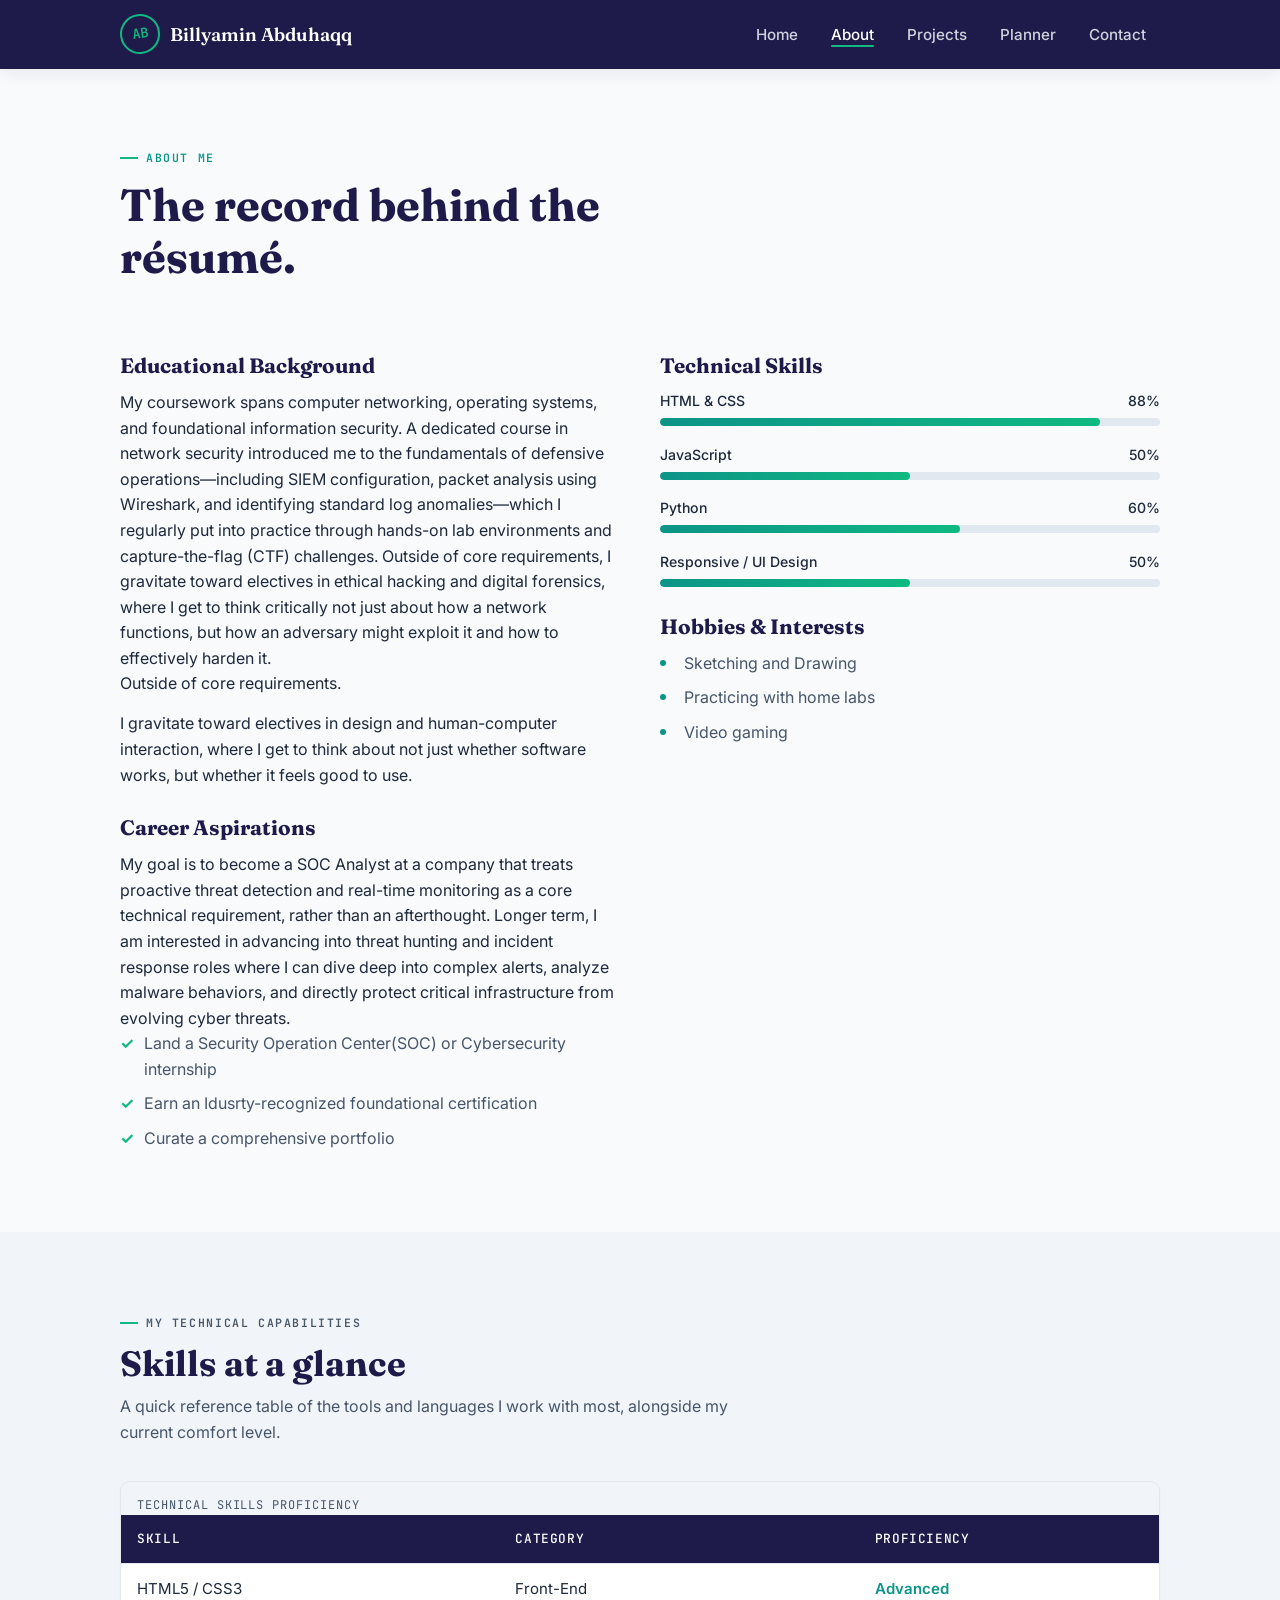
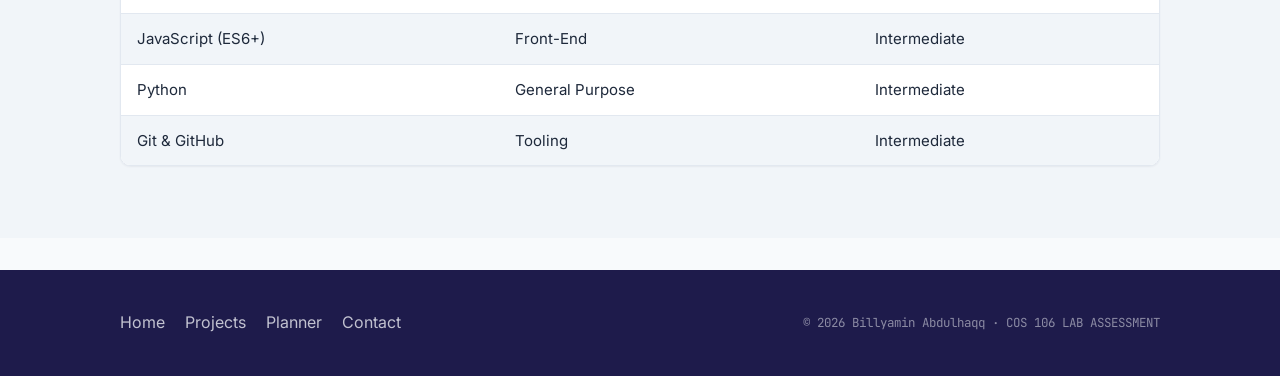
<file: about.html>
<!DOCTYPE html>
<html lang="en">
<head>
<meta charset="UTF-8">
<meta name="viewport" content="width=device-width, initial-scale=1.0">
<title>About Me — Billyamin Abdulhaqq</title>
<meta name="description" content="Educational background, career aspirations, technical skills, and hobbies.">
<link rel="stylesheet" href="style.css">
</head>
<body>
<a class="skip-link" href="#main">Skip to main content</a>

<header class="site-header">
  <nav class="nav container" aria-label="Primary">
    <a href="index.html" class="brand">
      <span class="brand-mark" aria-hidden="true">AB</span>
      Billyamin Abduhaqq
    </a>
    <button class="nav-toggle" aria-label="Toggle navigation menu" aria-expanded="false">☰</button>
    <ul class="nav-links">
      <li><a href="index.html">Home</a></li>
      <li><a href="about.html" class="active" aria-current="page">About</a></li>
      <li><a href="projects.html">Projects</a></li>
      <li><a href="planner.html">Planner</a></li>
      <li><a href="contact.html">Contact</a></li>
    </ul>
  </nav>
</header>

<main id="main">

  <section class="section" style="padding-bottom:0;">
    <div class="container">
      <p class="eyebrow">About Me</p>
      <h1 style="font-size:clamp(2rem,4vw,2.8rem);max-width:20ch;">The record behind the résumé.</h1>
    </div>
  </section>

  <section class="section">
    <div class="container">
      <div class="bio-block">

        <article>
          <h2 style="font-size:1.3rem;margin-bottom:0.75rem;">Educational Background</h2>
          <p> My coursework spans computer networking, operating systems, and foundational information security. A dedicated course in network security introduced me to the fundamentals of defensive operations—including SIEM configuration, packet analysis using Wireshark, and identifying standard log anomalies—which I regularly put into practice through hands-on lab environments and capture-the-flag (CTF) challenges. Outside of core requirements, I gravitate toward electives in ethical hacking and digital forensics, where I get to think critically not just about how a network functions, but how an adversary might exploit it and how to effectively harden it.
          </p>Outside of core requirements. <p>I gravitate toward electives in design and human-computer interaction, where I get to think about not just whether software works, but whether it feels good to use.</p>

          <h2 style="font-size:1.3rem;margin:1.75rem 0 0.75rem;">Career Aspirations</h2>
          <p>My goal is to become a SOC Analyst at a company that treats proactive threat detection and real-time monitoring as a core technical requirement, rather than an afterthought. Longer term, I am interested in advancing into threat hunting and incident response roles where I can dive deep into complex alerts, analyze malware behaviors, and directly protect critical infrastructure from evolving cyber threats.</p>
          <ol class="check-list" aria-label="Career goals">
            <li>Land a Security Operation Center(SOC) or Cybersecurity internship</li>
            <li>Earn an Idusrty-recognized foundational certification</li>
            <li>Curate a comprehensive portfolio</li>
          </ol>
        </article>

        <article>
          <h2 style="font-size:1.3rem;margin-bottom:0.75rem;">Technical Skills</h2>
          <div class="skill-meter">
            <div class="meter-label"><span>HTML &amp; CSS</span><span>88%</span></div>
            <div class="meter-track"><div class="meter-fill" style="--pct:88%;"></div></div>
          </div>
          <div class="skill-meter">
            <div class="meter-label"><span>JavaScript</span><span>50%</span></div>
            <div class="meter-track"><div class="meter-fill" style="--pct:50%;"></div></div>
          </div>
          <div class="skill-meter">
            <div class="meter-label"><span>Python</span><span>60%</span></div>
            <div class="meter-track"><div class="meter-fill" style="--pct:60%;"></div></div>
          </div>
          <div class="skill-meter">
            <div class="meter-label"><span>Responsive / UI Design</span><span>50%</span></div>
            <div class="meter-track"><div class="meter-fill" style="--pct:50%;"></div></div>
          </div>

          <h2 style="font-size:1.3rem;margin:1.75rem 0 0.75rem;">Hobbies &amp; Interests</h2>
          <ul class="bullet-list">
            <li>Sketching and Drawing</li>
            <li>Practicing with home labs </li>
            <li>Video gaming</li>
          </ul>
        </article>

      </div>
    </div>
  </section>

  <section class="section section-alt">
    <div class="container">
      <div class="section-head">
        <p class="eyebrow">My Technical Capabilities</p>
        <h2>Skills at a glance</h2>
        <p>A quick reference table of the tools and languages I work with most, alongside my current comfort level.</p>
      </div>
      <div class="table-wrap">
        <table>
          <caption>Technical skills proficiency</caption>
          <thead>
            <tr>
              <th scope="col">Skill</th>
              <th scope="col">Category</th>
              <th scope="col">Proficiency</th>
            </tr>
          </thead>
          <tbody>
            <tr><td>HTML5 / CSS3</td><td>Front-End</td><td class="grade-a">Advanced</td></tr>
            <tr><td>JavaScript (ES6+)</td><td>Front-End</td><td>Intermediate</td></tr>
            <tr><td>Python</td><td>General Purpose</td><td>Intermediate</td></tr>
            <tr><td>Git &amp; GitHub</td><td>Tooling</td><td>Intermediate</td></tr>
          </tbody>
        </table>
      </div>
    </div>
  </section>

</main>

<footer class="site-footer">
  <div class="container footer-inner">
    <nav class="footer-links" aria-label="Footer">
      <a href="index.html">Home</a>
      <a href="projects.html">Projects</a>
      <a href="planner.html">Planner</a>
      <a href="contact.html">Contact</a>
    </nav>
    <p class="footer-note">&copy; 2026 Billyamin Abdulhaqq · COS 106 LAB ASSESSMENT</p>
  </div>
</footer>

<script src="script.js"></script>
</body>
</html>
</file>
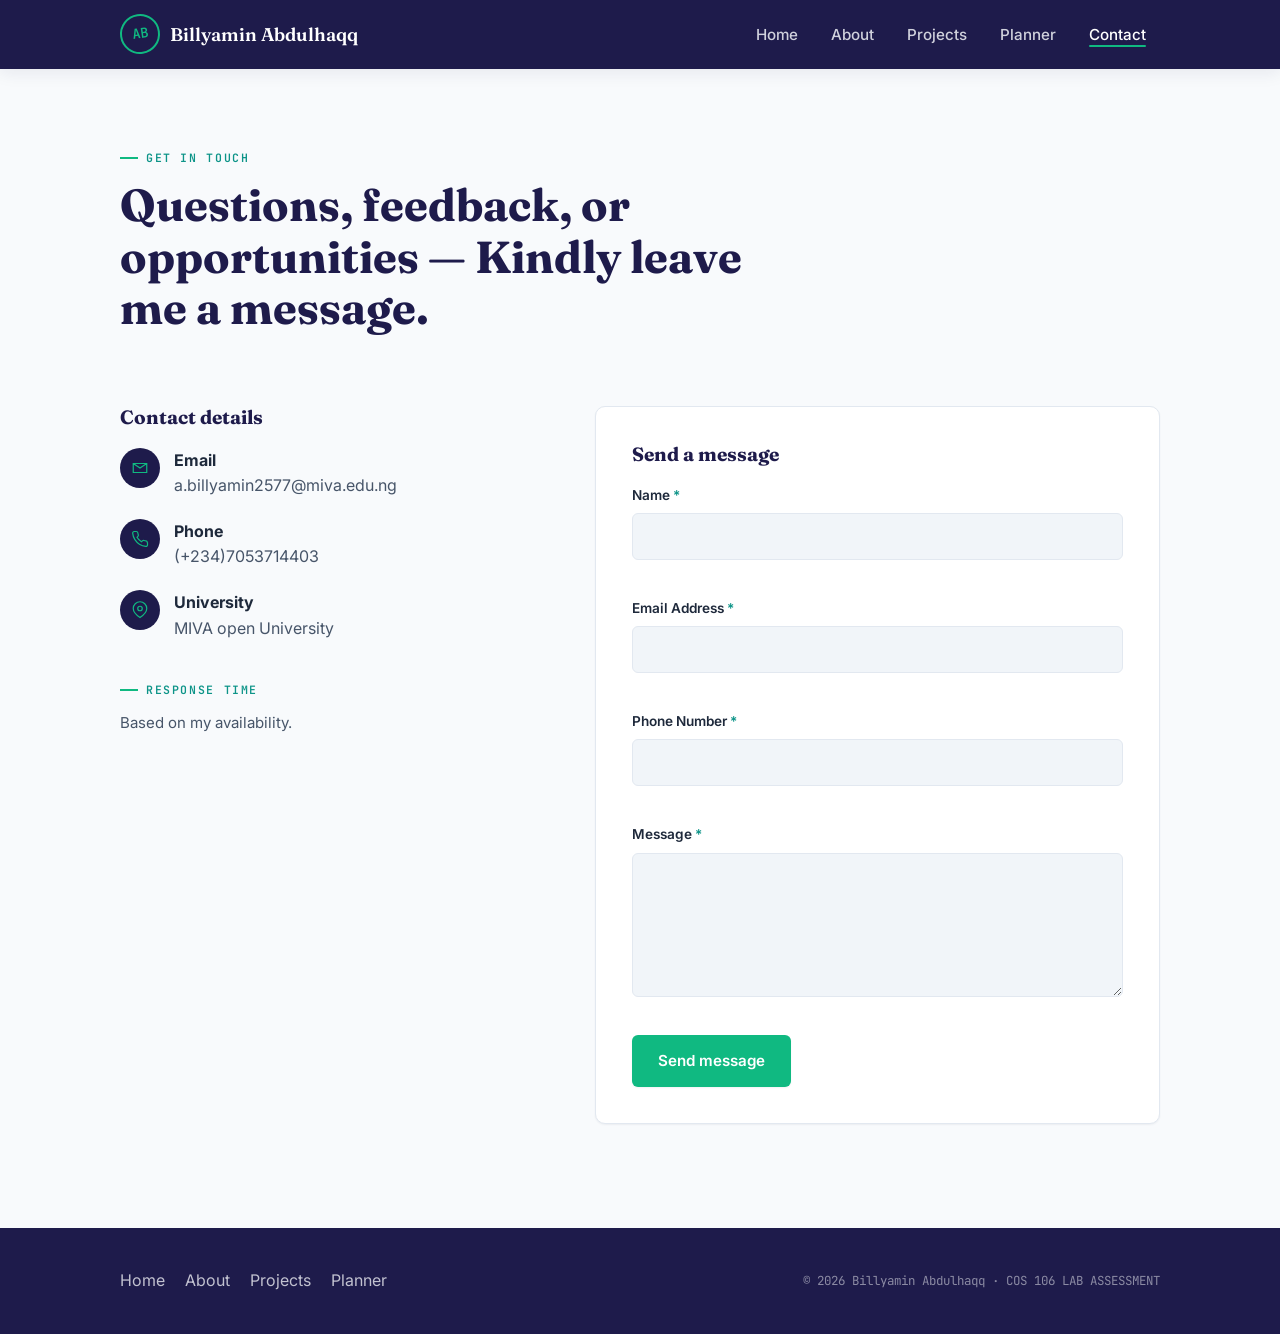
<file: contact.html>
<!DOCTYPE html>
<html lang="en">
<head>
<meta charset="UTF-8">
<meta name="viewport" content="width=device-width, initial-scale=1.0">
<title>Contact Me — Billyamin Abdulhaqq</title>
<meta name="description" content="Get in touch — contact form with validation.">
<link rel="stylesheet" href="style.css">
</head>
<body>
<a class="skip-link" href="#main">Skip to main content</a>

<header class="site-header">
  <nav class="nav container" aria-label="Primary">
    <a href="index.html" class="brand">
      <span class="brand-mark" aria-hidden="true">AB</span>
      Billyamin Abdulhaqq
    </a>
    <button class="nav-toggle" aria-label="Toggle navigation menu" aria-expanded="false">☰</button>
    <ul class="nav-links">
      <li><a href="index.html">Home</a></li>
      <li><a href="about.html">About</a></li>
      <li><a href="projects.html">Projects</a></li>
      <li><a href="planner.html">Planner</a></li>
      <li><a href="contact.html" class="active" aria-current="page">Contact</a></li>
    </ul>
  </nav>
</header>

<main id="main">

  <section class="section" style="padding-bottom:0;">
    <div class="container">
      <p class="eyebrow">Get in Touch</p>
      <h1 style="font-size:clamp(2rem,4vw,2.8rem);max-width:22ch;">Questions, feedback, or opportunities — Kindly leave me a message.</h1>
    </div>
  </section>

  <section class="section">
    <div class="container contact-layout">

      <div>
        <h2 style="font-size:1.2rem;margin-bottom:1.25rem;">Contact details</h2>
        <ul class="contact-info-list">
          <li class="contact-info-item">
            <span class="contact-info-icon" aria-hidden="true">
              <svg width="18" height="18" viewBox="0 0 24 24" fill="none" stroke="currentColor" stroke-width="1.6"><path d="M4 4h16v16H4z" opacity="0"></path><path d="M3 6l9 6 9-6M3 6v12h18V6H3z"></path></svg>
            </span>
            <div>
              <strong style="display:block;">Email</strong>
              <span style="color:var(--ink-soft);">a.billyamin2577@miva.edu.ng</span>
            </div>
          </li>
          <li class="contact-info-item">
            <span class="contact-info-icon" aria-hidden="true">
              <svg width="18" height="18" viewBox="0 0 24 24" fill="none" stroke="currentColor" stroke-width="1.6"><path d="M22 16.9v3a2 2 0 01-2.2 2 19.8 19.8 0 01-8.6-3 19.5 19.5 0 01-6-6 19.8 19.8 0 01-3-8.7A2 2 0 014.1 2h3a2 2 0 012 1.7c.1.9.3 1.8.6 2.7a2 2 0 01-.5 2.1L8 9.7a16 16 0 006 6l1.2-1.2a2 2 0 012.1-.5c.9.3 1.8.5 2.7.6a2 2 0 011.7 2.1z"></path></svg>
            </span>
            <div>
              <strong style="display:block;">Phone</strong>
              <span style="color:var(--ink-soft);">(+234)7053714403</span>
            </div>
          </li>
          <li class="contact-info-item">
            <span class="contact-info-icon" aria-hidden="true">
              <svg width="18" height="18" viewBox="0 0 24 24" fill="none" stroke="currentColor" stroke-width="1.6"><path d="M21 10c0 6-9 12-9 12s-9-6-9-12a9 9 0 0118 0z"></path><circle cx="12" cy="10" r="3"></circle></svg>
            </span>
            <div>
              <strong style="display:block;">University</strong>
              <span style="color:var(--ink-soft);">MIVA open University</span>
            </div>
          </li>
        </ul>

        <div style="margin-top:2rem;">
          <p class="eyebrow">Response Time</p>
          <p style="color:var(--ink-soft);font-size:0.94rem;">Based on my availability.</p>
        </div>
      </div>

      <div class="card" style="padding:clamp(1.5rem,3vw,2.25rem);">
        <h2 style="font-size:1.2rem;margin-bottom:1.25rem;">Send a message</h2>

        <form id="contact-form" class="contact-form" novalidate>

          <div class="form-row">
            <label for="field-name">Name <span class="required-mark">*</span></label>
            <input type="text" id="field-name" name="name" autocomplete="name">
            <p class="error-text" id="error-field-name" role="alert"></p>
          </div>

          <div class="form-row">
            <label for="field-email">Email Address <span class="required-mark">*</span></label>
            <input type="email" id="field-email" name="email" autocomplete="email">
            <p class="error-text" id="error-field-email" role="alert"></p>
          </div>

          <div class="form-row">
            <label for="field-phone">Phone Number <span class="required-mark">*</span></label>
            <input type="tel" id="field-phone" name="phone" autocomplete="tel">
            <p class="error-text" id="error-field-phone" role="alert"></p>
          </div>

          <div class="form-row">
            <label for="field-message">Message <span class="required-mark">*</span></label>
            <textarea id="field-message" name="message" rows="5"></textarea>
            <p class="error-text" id="error-field-message" role="alert"></p>
          </div>

          <div id="form-status" class="form-status" role="status"></div>

          <button type="submit" class="btn btn-primary" style="align-self:flex-start;">Send message</button>
        </form>
      </div>

    </div>
  </section>

</main>

<footer class="site-footer">
  <div class="container footer-inner">
    <nav class="footer-links" aria-label="Footer">
      <a href="index.html">Home</a>
      <a href="about.html">About</a>
      <a href="projects.html">Projects</a>
      <a href="planner.html">Planner</a>
    </nav>
    <p class="footer-note">&copy; 2026 Billyamin Abdulhaqq · COS 106 LAB ASSESSMENT</p>
  </div>
</footer>

<script src="script.js"></script>
</body>
</html>
</file>
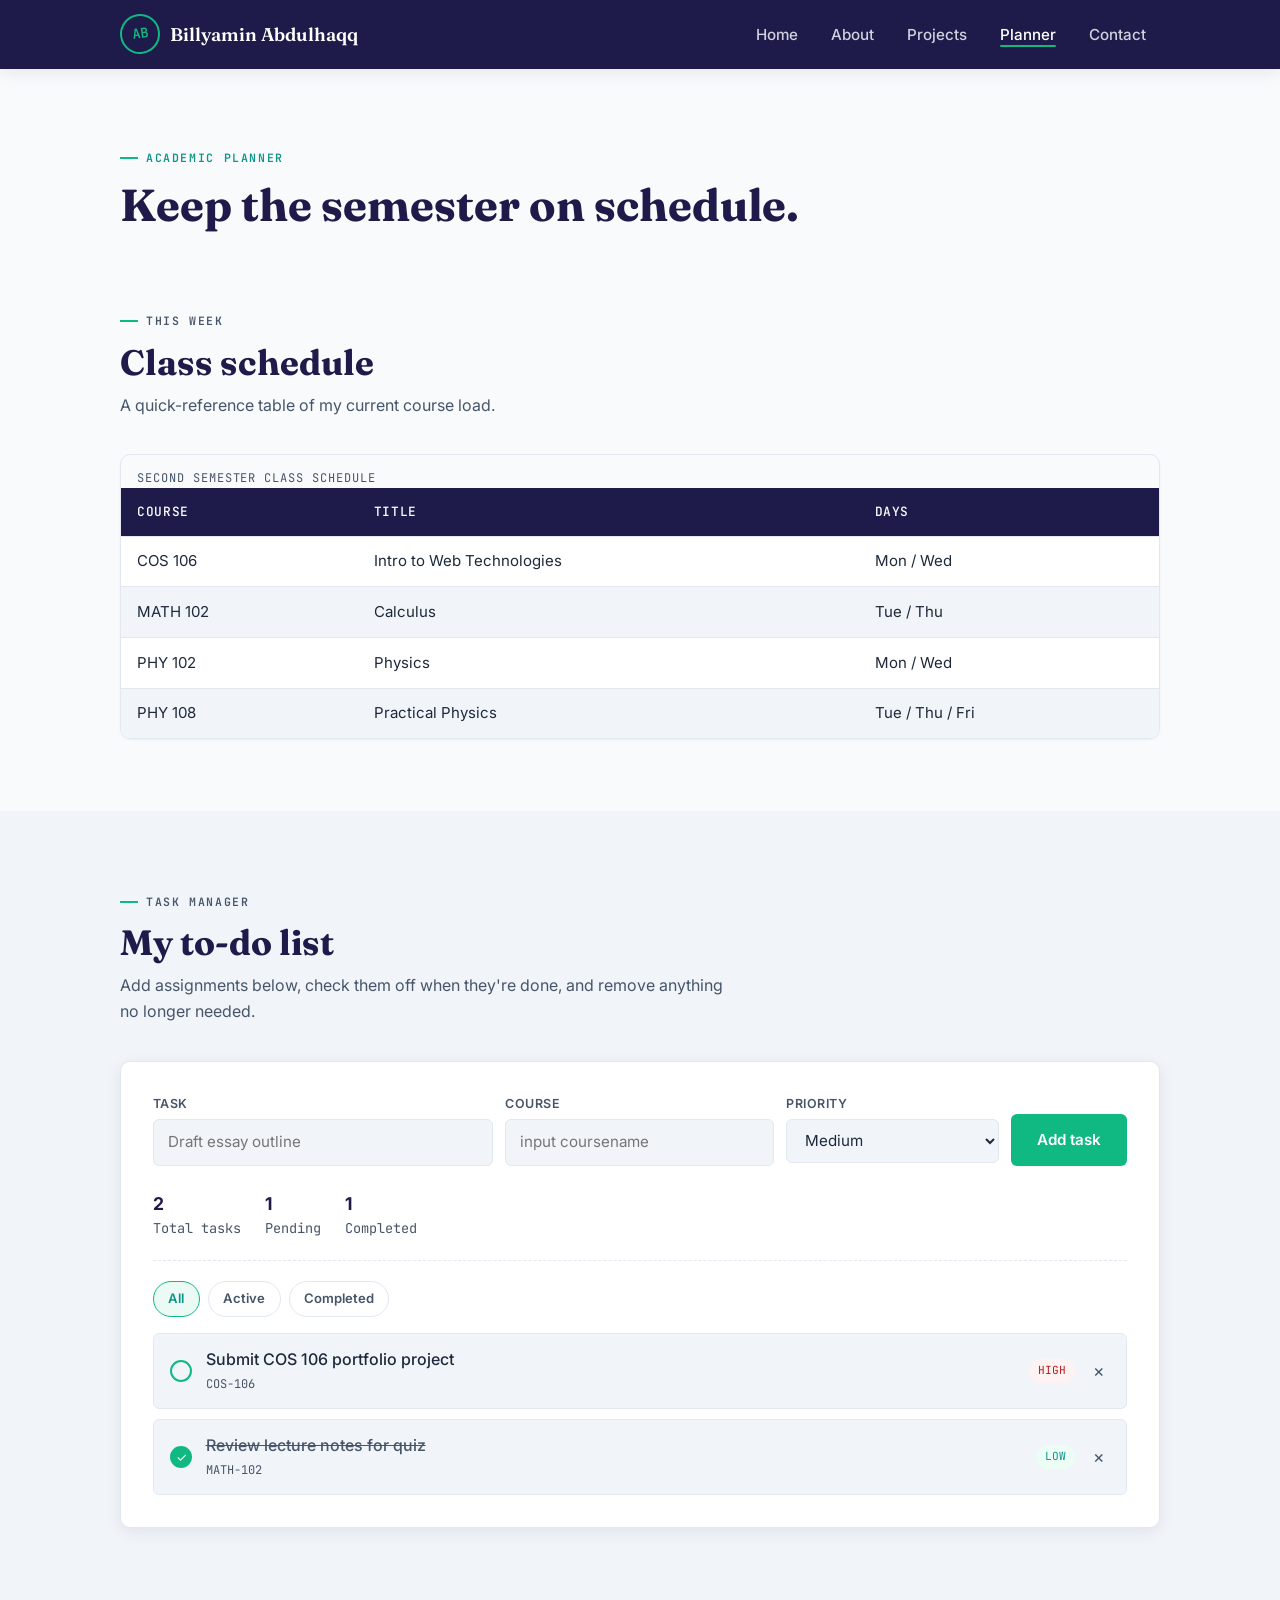
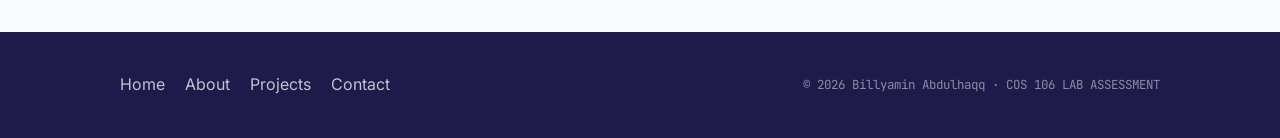
<file: planner.html>
<!DOCTYPE html>
<html lang="en">
<head>
<meta charset="UTF-8">
<meta name="viewport" content="width=device-width, initial-scale=1.0">
<title>Academic Planner — Billyamin Abdulhaqq</title>
<meta name="description" content="Interactive academic planner for adding, completing, and deleting tasks.">
<link rel="stylesheet" href="style.css">
</head>
<body>
<a class="skip-link" href="#main">Skip to main content</a>

<header class="site-header">
  <nav class="nav container" aria-label="Primary">
    <a href="index.html" class="brand">
      <span class="brand-mark" aria-hidden="true">AB</span>
      Billyamin Abdulhaqq
    </a>
    <button class="nav-toggle" aria-label="Toggle navigation menu" aria-expanded="false">☰</button>
    <ul class="nav-links">
      <li><a href="index.html">Home</a></li>
      <li><a href="about.html">About</a></li>
      <li><a href="projects.html">Projects</a></li>
      <li><a href="planner.html" class="active" aria-current="page">Planner</a></li>
      <li><a href="contact.html">Contact</a></li>
    </ul>
  </nav>
</header>

<main id="main">

  <section class="section" style="padding-bottom:0;">
    <div class="container">
      <p class="eyebrow">Academic Planner</p>
      <h1 style="font-size:clamp(2rem,4vw,2.8rem);max-width:22ch;">Keep the semester on schedule.</h1>
    </div>
  </section>

  <section class="section">
    <div class="container">
      <div class="section-head">
        <p class="eyebrow">This Week</p>
        <h2>Class schedule</h2>
        <p>A quick-reference table of my current course load.</p>
      </div>
      <div class="table-wrap">
        <table>
          <caption>Second semester class schedule</caption>
          <thead>
            <tr>
              <th scope="col">Course</th>
              <th scope="col">Title</th>
              <th scope="col">Days</th>
            </tr>
          </thead>
          <tbody>
            <tr><td>COS 106</td><td>Intro to Web Technologies</td><td>Mon / Wed</td>
            <tr><td>MATH 102</td><td>Calculus</td><td>Tue / Thu</td>
            <tr><td>PHY 102</td><td>Physics</td><td>Mon / Wed</td>
            <tr><td>PHY 108</td><td>Practical Physics</td><td>Tue / Thu / Fri</td>
          </tbody>
        </table>
      </div>
    </div>
  </section>

  <section class="section section-alt">
    <div class="container">
      <div class="section-head">
        <p class="eyebrow">Task Manager</p>
        <h2>My to-do list</h2>
        <p>Add assignments below, check them off when they're done, and remove anything no longer needed.</p>
      </div>

      <div class="planner-panel">

        <form id="task-form" class="planner-form" aria-label="Add a new task">
          <div class="field">
            <label for="task-title">Task</label>
            <input type="text" id="task-title" name="task-title" placeholder="Draft essay outline" required>
          </div>
          <div class="field">
            <label for="task-course">Course</label>
            <input type="text" id="task-course" name="task-course" placeholder="input coursename">
          </div>
          <div class="field">
            <label for="task-priority">Priority</label>
            <select id="task-priority" name="task-priority">
              <option value="low">Low</option>
              <option value="medium" selected>Medium</option>
              <option value="high">High</option>
            </select>
          </div>
          <div class="field" style="justify-content:flex-end;">
            <label class="visually-hidden" for="task-submit">Add task</label>
            <button type="submit" id="task-submit" class="btn btn-primary">Add task</button>
          </div>
        </form>

        <div class="planner-stats" aria-live="polite">
          <div><strong id="stat-total">0</strong>Total tasks</div>
          <div><strong id="stat-pending">0</strong>Pending</div>
          <div><strong id="stat-done">0</strong>Completed</div>
        </div>

        <div class="planner-filters" role="group" aria-label="Filter tasks">
          <button type="button" class="filter-btn active" data-filter="all">All</button>
          <button type="button" class="filter-btn" data-filter="active">Active</button>
          <button type="button" class="filter-btn" data-filter="completed">Completed</button>
        </div>

        <ul id="task-list" aria-live="polite"></ul>

        <div id="empty-state" class="empty-state" style="display:none;">
          <svg viewBox="0 0 24 24" fill="none" stroke="currentColor" stroke-width="1.3" aria-hidden="true"><path d="M9 11l3 3L22 4M2 12a10 10 0 1020 0 10 10 0 00-20 0z"></path></svg>
          <p>No tasks here. Add one above to get started.</p>
        </div>

      </div>
    </div>
  </section>

</main>

<footer class="site-footer">
  <div class="container footer-inner">
    <nav class="footer-links" aria-label="Footer">
      <a href="index.html">Home</a>
      <a href="about.html">About</a>
      <a href="projects.html">Projects</a>
      <a href="contact.html">Contact</a>
    </nav>
    <p class="footer-note">&copy; 2026 Billyamin Abdulhaqq · COS 106 LAB ASSESSMENT</p>
  </div>
</footer>

<script src="script.js"></script>
</body>
</html>
</file>
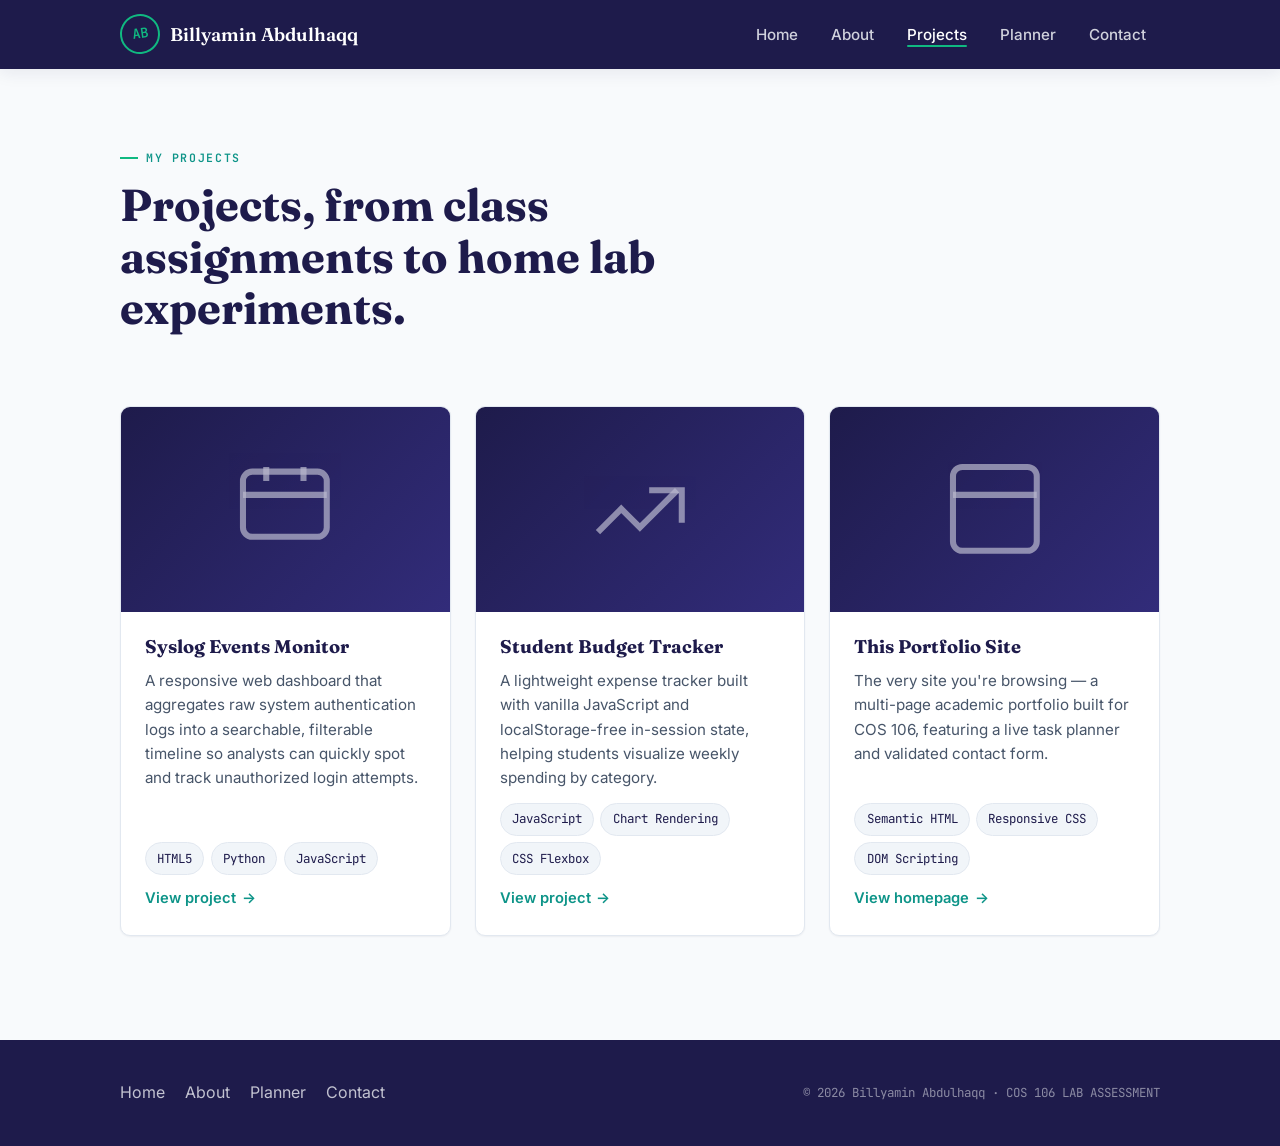
<file: projects.html>
<!DOCTYPE html>
<html lang="en">
<head>
<meta charset="UTF-8">
<meta name="viewport" content="width=device-width, initial-scale=1.0">
<title>Projects — Billyamin Abdulhaqq</title>
<meta name="description" content="A showcase of sample academic and personal projects.">
<link rel="stylesheet" href="style.css">
</head>
<body>
<a class="skip-link" href="#main">Skip to main content</a>

<header class="site-header">
  <nav class="nav container" aria-label="Primary">
    <a href="index.html" class="brand">
      <span class="brand-mark" aria-hidden="true">AB</span>
      Billyamin Abdulhaqq
    </a>
    <button class="nav-toggle" aria-label="Toggle navigation menu" aria-expanded="false">☰</button>
    <ul class="nav-links">
      <li><a href="index.html">Home</a></li>
      <li><a href="about.html">About</a></li>
      <li><a href="projects.html" class="active" aria-current="page">Projects</a></li>
      <li><a href="planner.html">Planner</a></li>
      <li><a href="contact.html">Contact</a></li>
    </ul>
  </nav>
</header>

<main id="main">

  <section class="section" style="padding-bottom:0;">
    <div class="container">
      <p class="eyebrow">My Projects</p>
      <h1 style="font-size:clamp(2rem,4vw,2.8rem);max-width:22ch;">Projects, from class assignments to home lab experiments.</h1>
    </div>
  </section>

  <section class="section">
    <div class="container">
      <div class="grid grid-3">

        <article class="card project-card">
          <div class="project-thumb" role="img" aria-label="Screenshot placeholder for Campus Events Finder">
            <svg viewBox="0 0 24 24" fill="none" stroke="currentColor" stroke-width="1.3" aria-hidden="true">
              <rect x="3" y="4" width="18" height="14" rx="2"></rect>
              <path d="M3 9h18M8 3v3M16 3v3"></path>
            </svg>
          </div>
          <div class="project-body">
            <h3>Syslog Events Monitor</h3>
            <p>A responsive web dashboard that aggregates raw system authentication logs into a searchable, filterable timeline so analysts can quickly spot and track unauthorized login attempts.</p>
            <ul class="project-tags" aria-label="Technologies used">
              <li class="tag">HTML5</li>
              <li class="tag">Python</li>
              <li class="tag">JavaScript</li>
            </ul>
            <a class="project-link" href="https://github.com/example/campus-events" target="_blank" rel="noopener noreferrer">
              View project <span aria-hidden="true">→</span>
            </a>
          </div>
        </article>

        <article class="card project-card">
          <div class="project-thumb" role="img" aria-label="Screenshot placeholder for Budget Tracker">
            <svg viewBox="0 0 24 24" fill="none" stroke="currentColor" stroke-width="1.3" aria-hidden="true">
              <path d="M3 17l5-5 4 4 8-8"></path>
              <path d="M14 8h7v7"></path>
            </svg>
          </div>
          <div class="project-body">
            <h3>Student Budget Tracker</h3>
            <p>A lightweight expense tracker built with vanilla JavaScript and localStorage-free in-session state, helping students visualize weekly spending by category.</p>
            <ul class="project-tags" aria-label="Technologies used">
              <li class="tag">JavaScript</li>
              <li class="tag">Chart Rendering</li>
              <li class="tag">CSS Flexbox</li>
            </ul>
            <a class="project-link" href="https://github.com/example/budget-tracker" target="_blank" rel="noopener noreferrer">
              View project <span aria-hidden="true">→</span>
            </a>
          </div>
        </article>
        
        <article class="card project-card">
          <div class="project-thumb" role="img" aria-label="Screenshot placeholder for this Portfolio Site">
            <svg viewBox="0 0 24 24" fill="none" stroke="currentColor" stroke-width="1.3" aria-hidden="true">
              <rect x="3" y="3" width="18" height="18" rx="2"></rect>
              <path d="M3 9h18"></path>
            </svg>
          </div>
          <div class="project-body">
            <h3>This Portfolio Site</h3>
            <p>The very site you're browsing — a multi-page academic portfolio built for COS 106, featuring a live task planner and validated contact form.</p>
            <ul class="project-tags" aria-label="Technologies used">
              <li class="tag">Semantic HTML</li>
              <li class="tag">Responsive CSS</li>
              <li class="tag">DOM Scripting</li>
            </ul>
            <a class="project-link" href="index.html">
              View homepage <span aria-hidden="true">→</span>
            </a>
          </div>
        </article>

      </div>
    </div>
  </section>

</main>

<footer class="site-footer">
  <div class="container footer-inner">
    <nav class="footer-links" aria-label="Footer">
      <a href="index.html">Home</a>
      <a href="about.html">About</a>
      <a href="planner.html">Planner</a>
      <a href="contact.html">Contact</a>
    </nav>
    <p class="footer-note">&copy; 2026 Billyamin Abdulhaqq · COS 106 LAB ASSESSMENT</p>
  </div>
</footer>

<script src="script.js"></script>
</body>
</html>
</file>
<file: style.css>
@import url('https://fonts.googleapis.com/css2?family=Fraunces:opsz,wght@9..144,400;9..144,500;9..144,600;9..144,700&family=Inter:wght@400;500;600;700&family=JetBrains+Mono:wght@400;500;600&display=swap');

:root {
  --indigo: #1E1B4B;
  --indigo-soft: #322c7a;
  --sage: #10B981;
  --teal: #0D9488;
  --paper: #F8FAFC;
  --panel: #F1F5F9;
  --ink: #1E293B;
  --ink-soft: #475569;
  --line: #E2E8F0;
  --white: #FFFFFF;

  --font-display: 'Fraunces', Georgia, serif;
  --font-body: 'Inter', -apple-system, BlinkMacSystemFont, 'Segoe UI', sans-serif;
  --font-mono: 'JetBrains Mono', 'Courier New', monospace;

  --radius: 10px;
  --radius-sm: 6px;
  --shadow-sm: 0 1px 2px rgba(30, 27, 75, 0.06);
  --shadow-md: 0 4px 16px rgba(30, 27, 75, 0.08);
  --shadow-lg: 0 12px 32px rgba(30, 27, 75, 0.14);
  --transition: 200ms cubic-bezier(0.4, 0, 0.2, 1);
  --max-width: 1120px;
}

/* ---------- Reset ---------- */
*, *::before, *::after { box-sizing: border-box; margin: 0; padding: 0; }
html { scroll-behavior: smooth; }
body {
  font-family: var(--font-body);
  color: var(--ink);
  background: var(--paper);
  line-height: 1.6;
  -webkit-font-smoothing: antialiased;
}
img { max-width: 100%; display: block; }
a { color: inherit; text-decoration: none; }
ul, ol { list-style: none; }
button, input, textarea, select { font: inherit; color: inherit; }
h1, h2, h3, h4 { font-family: var(--font-display); line-height: 1.15; color: var(--indigo); }

@media (prefers-reduced-motion: reduce) {
  *, *::before, *::after {
    animation-duration: 0.01ms !important;
    animation-iteration-count: 1 !important;
    transition-duration: 0.01ms !important;
    scroll-behavior: auto !important;
  }
}

:focus-visible {
  outline: 3px solid var(--sage);
  outline-offset: 2px;
  border-radius: 3px;
}

.container {
  max-width: var(--max-width);
  margin-inline: auto;
  padding-inline: clamp(1.25rem, 4vw, 2.5rem);
}

.visually-hidden {
  position: absolute; width: 1px; height: 1px; overflow: hidden;
  clip: rect(0,0,0,0); white-space: nowrap; border: 0; padding: 0; margin: -1px;
}

/* ---------- Eyebrow / course-code labels (signature motif) ----------
   Every section is tagged like a catalog entry, e.g. "BIO — 01",
   echoing a course-catalog / transcript aesthetic throughout the site. */
.eyebrow {
  display: inline-flex;
  align-items: center;
  gap: 0.5rem;
  font-family: var(--font-mono);
  font-size: 0.72rem;
  letter-spacing: 0.14em;
  text-transform: uppercase;
  color: var(--teal);
  font-weight: 600;
  margin-bottom: 0.75rem;
}
.eyebrow::before {
  content: "";
  width: 18px;
  height: 2px;
  background: var(--sage);
  display: inline-block;
}

/* ---------- Skip link ---------- */
.skip-link {
  position: absolute;
  left: -999px;
  top: 0;
  background: var(--sage);
  color: var(--white);
  padding: 0.75rem 1.25rem;
  z-index: 200;
  border-radius: 0 0 var(--radius-sm) 0;
}
.skip-link:focus { left: 0; }

/* ---------- Header / Nav ---------- */
.site-header {
  position: sticky;
  top: 0;
  z-index: 100;
  background: var(--indigo);
  box-shadow: var(--shadow-md);
}
.nav {
  display: flex;
  align-items: center;
  justify-content: space-between;
  padding-block: 0.9rem;
}
.brand {
  display: flex;
  align-items: center;
  gap: 0.65rem;
  font-family: var(--font-display);
  color: var(--white);
  font-size: 1.15rem;
  font-weight: 600;
}
.brand-mark {
  width: 40px;
  height: 40px;
  border-radius: 50%;
  border: 2px solid var(--sage);
  display: grid;
  place-items: center;
  font-family: var(--font-mono);
  font-size: 0.85rem;
  color: var(--sage);
  transform: rotate(-8deg);
  flex-shrink: 0;
}
.nav-toggle {
  display: none;
  background: none;
  border: 1px solid rgba(248,250,252,0.35);
  border-radius: var(--radius-sm);
  color: var(--white);
  width: 42px;
  height: 38px;
  cursor: pointer;
  font-size: 1.1rem;
}
.nav-links {
  display: flex;
  gap: 0.25rem;
  align-items: center;
}
.nav-links a {
  color: rgba(248,250,252,0.82);
  font-weight: 500;
  font-size: 0.95rem;
  padding: 0.5rem 0.9rem;
  border-radius: var(--radius-sm);
  position: relative;
  transition: color var(--transition), background var(--transition);
}
.nav-links a:hover,
.nav-links a:focus-visible {
  color: var(--white);
  background: rgba(16, 185, 129, 0.16);
}
.nav-links a.active {
  color: var(--white);
}
.nav-links a.active::after {
  content: "";
  position: absolute;
  left: 0.9rem;
  right: 0.9rem;
  bottom: 0.28rem;
  height: 2px;
  background: var(--sage);
  border-radius: 2px;
}

/* ---------- Buttons ---------- */
.btn {
  display: inline-flex;
  align-items: center;
  gap: 0.5rem;
  font-weight: 600;
  font-size: 0.95rem;
  padding: 0.75rem 1.5rem;
  border-radius: var(--radius-sm);
  border: 2px solid transparent;
  cursor: pointer;
  transition: transform var(--transition), box-shadow var(--transition), background var(--transition), color var(--transition);
}
.btn:hover { transform: translateY(-2px); }
.btn:active { transform: translateY(0); }
.btn-primary {
  background: var(--sage);
  color: var(--white);
  box-shadow: var(--shadow-sm);
}
.btn-primary:hover { background: var(--teal); box-shadow: var(--shadow-md); }
.btn-outline {
  background: transparent;
  border-color: rgba(248,250,252,0.55);
  color: var(--white);
}
.btn-outline:hover { border-color: var(--sage); color: var(--sage); }
.btn-ghost {
  background: var(--panel);
  color: var(--indigo);
  border-color: var(--line);
}
.btn-ghost:hover { border-color: var(--sage); color: var(--teal); }
.btn-danger {
  background: transparent;
  border-color: #FCA5A5;
  color: #B91C1C;
  padding: 0.45rem 0.85rem;
  font-size: 0.85rem;
}
.btn-danger:hover { background: #FEF2F2; }

/* ---------- Hero ---------- */
.hero {
  background: linear-gradient(165deg, var(--indigo) 0%, #241f5e 55%, var(--indigo) 100%);
  color: var(--paper);
  position: relative;
  overflow: hidden;
}
.hero::before {
  content: "";
  position: absolute;
  inset: 0;
  background-image:
    linear-gradient(rgba(248,250,252,0.045) 1px, transparent 1px),
    linear-gradient(90deg, rgba(248,250,252,0.045) 1px, transparent 1px);
  background-size: 42px 42px;
  pointer-events: none;
}
.hero-inner {
  position: relative;
  display: grid;
  grid-template-columns: 1.15fr 0.85fr;
  gap: clamp(2rem, 5vw, 4rem);
  align-items: center;
  padding-block: clamp(3rem, 7vw, 5.5rem);
}
.hero .eyebrow { color: var(--sage); }
.hero-title {
  font-size: clamp(2.3rem, 5vw, 3.6rem);
  color: var(--white);
  font-weight: 600;
  margin-bottom: 1rem;
}
.hero-title em { color: var(--sage); font-style: normal; }
.hero-lede {
  font-size: 1.08rem;
  color: rgba(248,250,252,0.82);
  max-width: 46ch;
  margin-bottom: 1.75rem;
}
.hero-actions { display: flex; gap: 0.85rem; flex-wrap: wrap; }

.hero-portrait {
  justify-self: center;
  display: flex;
  flex-direction: column;
  align-items: center;
  gap: 0.9rem;
  animation: fade-up 700ms var(--transition) both;
}
.portrait-frame{
  width: min(280px, 70vw);
  aspect-ratio: 4 / 5;
  border-radius: var(--radius);
  background: var(--panel);
  border: 3px solid rgba(16,185,129,0.5);
  display: flex;
  place-items: center;
  color: var(--ink-soft);
  gap: 0.5rem;
  box-shadow: var(--shadow-lg);
  padding: 1rem;
  overflow: hidden;
}
.portrait-frame img{
  width: 120%;
  height: 130%;
  object-fit: cover;
  object-position: center;
}
.portrait-frame svg { width: 46%; opacity: 0.55; }
.portrait-caption {
  font-family: var(--font-mono);
  font-size: 0.75rem;
  letter-spacing: 0.08em;
  color: rgba(248,250,252,0.65);
  text-transform: uppercase;
}

@keyframes fade-up {
  from { opacity: 0; transform: translateY(14px); }
  to { opacity: 1; transform: translateY(0); }
}
.fade-in {
  animation: fade-up 600ms var(--transition) both;
}

/* ---------- Sections / cards ---------- */
main { display: block; }
.section {
  padding-block: clamp(3rem, 6vw, 4.5rem);
}
.section-alt { background: var(--panel); }
.section-head {
  max-width: 62ch;
  margin-bottom: 2.25rem;
}
.section-head h2 { font-size: clamp(1.6rem, 3vw, 2.2rem); }
.section-head p { color: var(--ink-soft); margin-top: 0.6rem; }

.card {
  background: var(--white);
  border: 1px solid var(--line);
  border-radius: var(--radius);
  box-shadow: var(--shadow-sm);
  transition: transform var(--transition), box-shadow var(--transition), border-color var(--transition);
}
.card:hover {
  transform: translateY(-4px);
  box-shadow: var(--shadow-md);
  border-color: rgba(16,185,129,0.4);
}

/* ---------- Grid utilities ---------- */
.grid { display: grid; gap: 1.5rem; }
.grid-2 { grid-template-columns: repeat(2, 1fr); }
.grid-3 { grid-template-columns: repeat(3, 1fr); }
.grid-4 { grid-template-columns: repeat(4, 1fr); }

/* ---------- Bio / About blocks ---------- */
.bio-block { display: grid; grid-template-columns: 1fr 1fr; gap: 2.5rem; align-items: start; }
.bio-block p + p { margin-top: 0.9rem; }
.tag-list { display: flex; flex-wrap: wrap; gap: 0.5rem; margin-top: 1rem; }
.tag {
  font-family: var(--font-mono);
  font-size: 0.78rem;
  padding: 0.35rem 0.7rem;
  background: var(--panel);
  border: 1px solid var(--line);
  border-radius: 999px;
  color: var(--indigo);
}
.check-list li, .bullet-list li {
  position: relative;
  padding-left: 1.5rem;
  margin-bottom: 0.55rem;
  color: var(--ink-soft);
}
.check-list li::before {
  content: "✓";
  position: absolute;
  left: 0;
  color: var(--sage);
  font-weight: 700;
}
.bullet-list li::before {
  content: "";
  position: absolute;
  left: 0;
  top: 0.55em;
  width: 6px;
  height: 6px;
  background: var(--teal);
  border-radius: 50%;
}

.skill-meter { margin-bottom: 1.1rem; }
.skill-meter .meter-label {
  display: flex;
  justify-content: space-between;
  font-size: 0.88rem;
  margin-bottom: 0.35rem;
  font-weight: 500;
}
.meter-track {
  height: 8px;
  border-radius: 999px;
  background: var(--line);
  overflow: hidden;
}
.meter-fill {
  height: 100%;
  background: linear-gradient(90deg, var(--teal), var(--sage));
  border-radius: 999px;
  width: 0;
  animation: fill-meter 1000ms var(--transition) forwards;
  animation-delay: 200ms;
}
@keyframes fill-meter { to { width: var(--pct); } }

/* ---------- Media placeholder (video/audio) ---------- */
.media-placeholder {
  background: var(--indigo);
  border-radius: var(--radius);
  color: var(--paper);
  display: grid;
  place-items: center;
  aspect-ratio: 16/9;
  position: relative;
  overflow: hidden;
}
.media-placeholder::before {
  content: "";
  position: absolute; inset: 0;
  background: radial-gradient(circle at 30% 20%, rgba(16,185,129,0.25), transparent 60%);
}
.media-placeholder .play-btn {
  position: relative;
  width: 64px; height: 64px;
  border-radius: 50%;
  background: var(--sage);
  display: grid; place-items: center;
  box-shadow: var(--shadow-lg);
  transition: transform var(--transition);
}
.media-placeholder:hover .play-btn { transform: scale(1.08); }
video, audio { width: 100%; border-radius: var(--radius); }

/* ---------- Table (schedule / grades / skills) ---------- */
.table-wrap {
  overflow-x: auto;
  border-radius: var(--radius);
  border: 1px solid var(--line);
  box-shadow: var(--shadow-sm);
}
table {
  width: 100%;
  border-collapse: collapse;
  background: var(--white);
  min-width: 560px;
}
caption {
  text-align: left;
  font-family: var(--font-mono);
  font-size: 0.75rem;
  letter-spacing: 0.08em;
  text-transform: uppercase;
  color: var(--ink-soft);
  padding: 0.85rem 1rem 0;
}
thead th {
  background: var(--indigo);
  color: var(--white);
  font-family: var(--font-mono);
  font-weight: 500;
  font-size: 0.8rem;
  letter-spacing: 0.05em;
  text-transform: uppercase;
  text-align: left;
  padding: 0.85rem 1rem;
}
tbody td {
  padding: 0.8rem 1rem;
  border-top: 1px solid var(--line);
  font-size: 0.94rem;
}
tbody tr:nth-child(even) { background: var(--panel); }
tbody tr:hover { background: rgba(16,185,129,0.08); }
.grade-a { color: var(--teal); font-weight: 600; }

/* ---------- Projects ---------- */
.project-card { overflow: hidden; display: flex; flex-direction: column; }
.project-thumb {
  aspect-ratio: 16/10;
  background: linear-gradient(135deg, var(--indigo), var(--indigo-soft));
  display: grid;
  place-items: center;
  color: rgba(248,250,252,0.7);
}
.project-thumb svg { width: 34%; opacity: 0.7; }
.project-body { padding: 1.5rem; display: flex; flex-direction: column; gap: 0.75rem; flex: 1; }
.project-body h3 { font-size: 1.15rem; }
.project-body p { color: var(--ink-soft); font-size: 0.95rem; flex: 1; }
.project-tags { display: flex; flex-wrap: wrap; gap: 0.4rem; }
.project-link {
  color: var(--teal);
  font-weight: 600;
  font-size: 0.92rem;
  display: inline-flex;
  align-items: center;
  gap: 0.35rem;
  transition: gap var(--transition), color var(--transition);
}
.project-link:hover { gap: 0.55rem; color: var(--sage); }

/* ---------- Planner ---------- */
.planner-panel {
  background: var(--white);
  border: 1px solid var(--line);
  border-radius: var(--radius);
  box-shadow: var(--shadow-md);
  padding: clamp(1.25rem, 3vw, 2rem);
}
.planner-form {
  display: grid;
  grid-template-columns: 1.6fr 1fr 1fr auto;
  gap: 0.75rem;
  margin-bottom: 1.5rem;
}
.field { display: flex; flex-direction: column; gap: 0.35rem; }
.field label {
  font-size: 0.78rem;
  font-weight: 600;
  color: var(--ink-soft);
  text-transform: uppercase;
  letter-spacing: 0.04em;
}
input, textarea, select {
  background: var(--panel);
  border: 1.5px solid var(--line);
  border-radius: var(--radius-sm);
  padding: 0.65rem 0.85rem;
  font-size: 0.95rem;
  transition: border-color var(--transition), background var(--transition);
}
input:focus, textarea:focus, select:focus {
  border-color: var(--sage);
  background: var(--white);
  outline: none;
}
.planner-stats {
  display: flex;
  gap: 1.5rem;
  flex-wrap: wrap;
  margin-bottom: 1.25rem;
  padding-bottom: 1.25rem;
  border-bottom: 1px dashed var(--line);
  font-family: var(--font-mono);
  font-size: 0.85rem;
  color: var(--ink-soft);
}
.planner-stats strong { color: var(--indigo); font-size: 1.1rem; display: block; font-family: var(--font-body); }
.planner-filters { display: flex; gap: 0.5rem; margin-bottom: 1rem; }
.filter-btn {
  font-size: 0.82rem;
  font-weight: 600;
  padding: 0.4rem 0.9rem;
  border-radius: 999px;
  border: 1.5px solid var(--line);
  background: var(--white);
  cursor: pointer;
  color: var(--ink-soft);
  transition: all var(--transition);
}
.filter-btn.active, .filter-btn:hover { border-color: var(--sage); color: var(--teal); background: rgba(16,185,129,0.08); }

#task-list { display: flex; flex-direction: column; gap: 0.6rem; }
.task-item {
  display: flex;
  align-items: center;
  gap: 0.85rem;
  padding: 0.85rem 1rem;
  background: var(--panel);
  border: 1px solid var(--line);
  border-radius: var(--radius-sm);
  animation: fade-up 350ms var(--transition) both;
}
.task-check {
  width: 22px; height: 22px;
  border-radius: 50%;
  border: 2px solid var(--sage);
  background: transparent;
  cursor: pointer;
  flex-shrink: 0;
  display: grid;
  place-items: center;
  color: transparent;
  font-size: 0.8rem;
  transition: all var(--transition);
}
.task-check:hover { background: rgba(16,185,129,0.15); }
.task-item.completed .task-check { background: var(--sage); color: var(--white); }
.task-main { flex: 1; min-width: 0; }
.task-title { font-weight: 500; }
.task-item.completed .task-title { text-decoration: line-through; color: var(--ink-soft); }
.task-meta { font-family: var(--font-mono); font-size: 0.75rem; color: var(--ink-soft); margin-top: 0.15rem; }
.task-priority {
  font-size: 0.7rem;
  font-family: var(--font-mono);
  padding: 0.2rem 0.55rem;
  border-radius: 999px;
  text-transform: uppercase;
  flex-shrink: 0;
}
.priority-high { background: #FEF2F2; color: #B91C1C; }
.priority-medium { background: #FFFBEB; color: #B45309; }
.priority-low { background: #ECFDF5; color: var(--teal); }
.task-delete {
  background: none;
  border: none;
  color: var(--ink-soft);
  cursor: pointer;
  font-size: 1.1rem;
  padding: 0.3rem;
  border-radius: 4px;
  flex-shrink: 0;
  transition: color var(--transition), background var(--transition);
}
.task-delete:hover { color: #B91C1C; background: #FEF2F2; }
.empty-state {
  text-align: center;
  padding: 2.5rem 1rem;
  color: var(--ink-soft);
}
.empty-state svg { width: 48px; margin: 0 auto 0.75rem; opacity: 0.4; }

/* ---------- Contact ---------- */
.contact-layout { display: grid; grid-template-columns: 1fr 1.3fr; gap: 2.5rem; }
.contact-form { display: flex; flex-direction: column; gap: 1.1rem; }
.form-row { display: flex; flex-direction: column; gap: 0.4rem; }
.form-row label { font-size: 0.85rem; font-weight: 600; }
.required-mark { color: var(--teal); }
.error-text {
  font-size: 0.8rem;
  color: #B91C1C;
  min-height: 1.1em;
}
input.invalid, textarea.invalid { border-color: #FCA5A5; background: #FEF2F2; }
.form-status {
  padding: 0.9rem 1.1rem;
  border-radius: var(--radius-sm);
  font-size: 0.9rem;
  font-weight: 500;
  display: none;
}
.form-status.show { display: block; animation: fade-up 300ms var(--transition) both; }
.form-status.success { background: #ECFDF5; color: #047857; border: 1px solid #A7F3D0; }
.form-status.error { background: #FEF2F2; color: #B91C1C; border: 1px solid #FCA5A5; }
.contact-info-list { display: flex; flex-direction: column; gap: 1.25rem; }
.contact-info-item { display: flex; gap: 0.9rem; align-items: flex-start; }
.contact-info-icon {
  width: 40px; height: 40px;
  border-radius: 50%;
  background: var(--indigo);
  color: var(--sage);
  display: grid; place-items: center;
  flex-shrink: 0;
}

/* ---------- Footer ---------- */
.site-footer {
  background: var(--indigo);
  color: rgba(248,250,252,0.75);
  padding-block: 2.5rem;
  margin-top: 2rem;
}
.footer-inner {
  display: flex;
  justify-content: space-between;
  align-items: center;
  flex-wrap: wrap;
  gap: 1rem;
}
.footer-links { display: flex; gap: 1.25rem; }
.footer-links a:hover { color: var(--sage); }
.footer-note { font-family: var(--font-mono); font-size: 0.78rem; color: rgba(248,250,252,0.5); }

/* ---------- Responsive ---------- */
@media (max-width: 900px) {
  .bio-block { grid-template-columns: 1fr; }
  .contact-layout { grid-template-columns: 1fr; }
  .hero-inner { grid-template-columns: 1fr; text-align: left; }
  .hero-portrait { justify-self: start; }
  .grid-4 { grid-template-columns: repeat(2, 1fr); }
  .grid-3 { grid-template-columns: repeat(2, 1fr); }
}

@media (max-width: 700px) {
  .nav-toggle { display: block; }
  .nav-links {
    position: absolute;
    top: 100%;
    left: 0;
    right: 0;
    background: var(--indigo);
    flex-direction: column;
    align-items: stretch;
    padding: 0.5rem 1.25rem 1rem;
    display: none;
    box-shadow: var(--shadow-md);
  }
  .nav-links.open { display: flex; }
  .nav-links a { padding: 0.75rem 0.5rem; }
  .planner-form { grid-template-columns: 1fr; }
  .grid-2, .grid-3, .grid-4 { grid-template-columns: 1fr; }
  .planner-stats { gap: 1rem; }
}

@media (max-width: 480px) {
  .hero-actions { flex-direction: column; }
  .btn { width: 100%; justify-content: center; }
}
</file>
